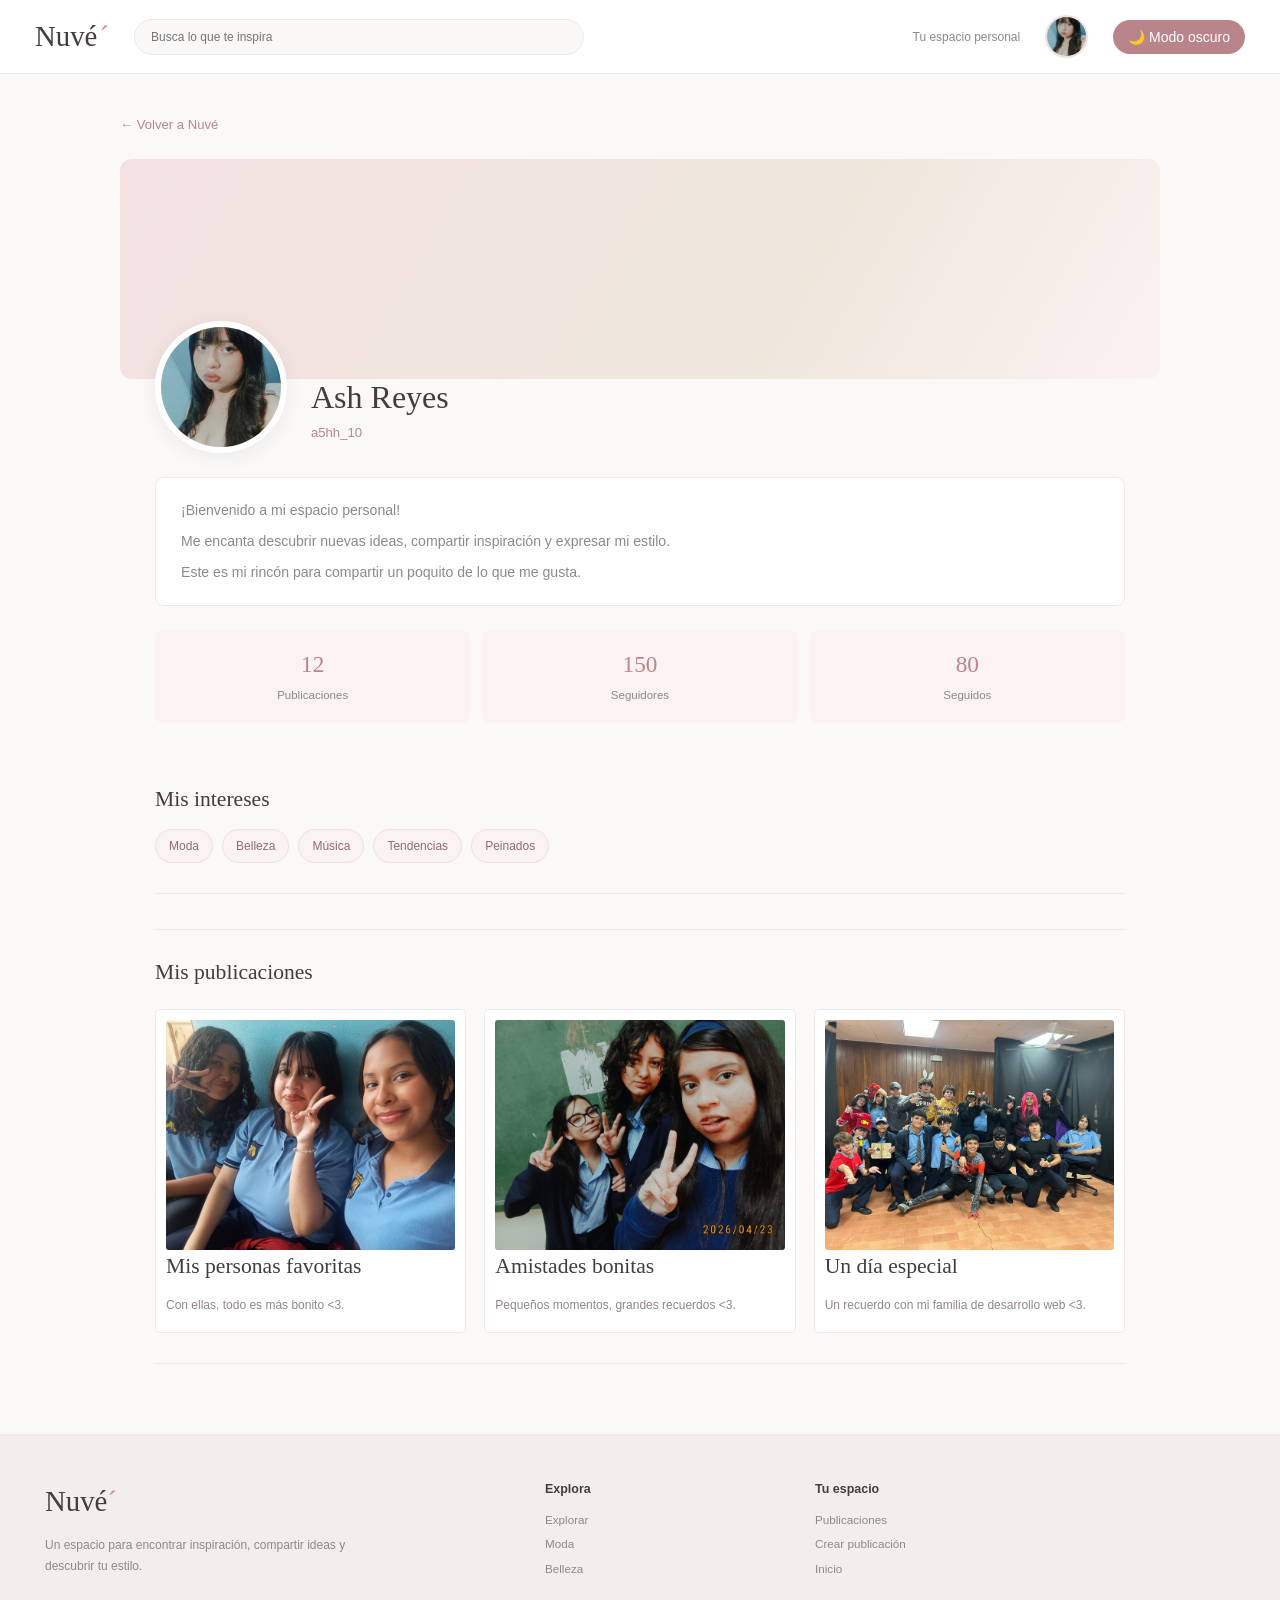
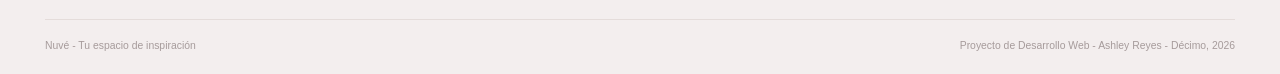
<file: perfil.html>
<!DOCTYPE html>
<html lang="es">
<head>
    <meta charset="UTF-8">
    <meta name="description" content="Perfil personal en Nuvé">
    <meta name="viewport" content="width=device-width, initial-scale=1.0">
    <link rel="stylesheet" href="css/style.css">
    <title>Mi perfil | Nuvé</title>
    <script src="js/tema.js" defer></script>
</head>
<body class="pagina-perfil">
    <header>
        <h1>Nuvé</h1>
        <div class="busqueda">
            <input type="search" placeholder="Busca lo que te inspira" aria-label="Buscar">
        </div>
        <p>Tu espacio personal</p>
        <a href="index.html" class="perfil-enlace" aria-label="Volver al inicio de Nuvé">
            <img src="img/foto perfil.jpeg" alt="Mi perfil">
        </a>
    </header>

    <main>
        <a href="index.html" class="perfil-volver">← Volver a Nuvé</a>
        <div class="perfil-portada">
    <video autoplay muted loop playsinline>
        <source src="multimedia/banner perfil.mp4" type="video/mp4">
    </video>
</div>
        <div class="perfil-cabecera">
            <img class="perfil-foto-grande" src="img/foto perfil.jpeg" alt="Foto de perfil">
            <div class="perfil-identidad">
                <h2>Ash Reyes</h2>
                <p class="usuario">a5hh_10</p>
            </div>
        </div>

        <section class="perfil-bio">
            <p>¡Bienvenido a mi espacio personal!</p>
            <p>Me encanta descubrir nuevas ideas, compartir inspiración y expresar mi estilo.</p>
            <p>Este es mi rincón para compartir un poquito de lo que me gusta.</p>
        </section>

        <div class="perfil-datos">
            <div class="perfil-dato"><strong>12</strong><span>Publicaciones</span></div>
            <div class="perfil-dato"><strong>150</strong><span>Seguidores</span></div>
            <div class="perfil-dato"><strong>80</strong><span>Seguidos</span></div>
        </div>

        <section class="perfil-intereses">
            <h3>Mis intereses</h3>
            <div class="intereses-etiquetas">
                <span>Moda</span><span>Belleza</span><span>Música</span>
                <span>Tendencias</span><span>Peinados</span>
            </div>
        </section>

        <section class="perfil-publicaciones">
            <h3>Mis publicaciones</h3>
            <div class="galeria">
                <article class="tarjeta">
                    <img src="img/publicación perfil 1.jpg" alt="Inspiración de outfits">
                    <h3>Mis personas favoritas </h3>
                    <p>Con ellas, todo es más bonito <3.</p>
                </article>
                <article class="tarjeta">
                    <img src="img/publicación perfil 2.jpg" alt="Inspiración de peinados">
                    <h3>Amistades bonitas </h3>
                    <p>Pequeños momentos, grandes recuerdos <3.</p>
                </article>
                <article class="tarjeta">
                    <img src="img/publicación perfil 3.jpg" alt="Inspiración musical">
                    <h3>Un día especial </h3>
                    <p>Un recuerdo con mi familia de desarrollo web <3.</p>
                </article>
            </div>
        </section>
    </main>

    <footer>
        <div class="footer-contenido">
            <div class="footer-nuve">
                <h2>Nuvé</h2>
                <p>Un espacio para encontrar inspiración, compartir ideas y descubrir tu estilo.</p>
            </div>
            <div class="footer-enlaces">
                <h3>Explora</h3>
                <a href="index.html#Explorar">Explorar</a>
                <a href="index.html#Moda">Moda</a>
                <a href="index.html#Belleza">Belleza</a>
            </div>
            <div class="footer-enlaces">
                <h3>Tu espacio</h3>
                <a href="index.html#Publicaciones">Publicaciones</a>
                <a href="index.html#Crear">Crear publicación</a>
                <a href="index.html">Inicio</a>
            </div>
        </div>
        <div class="footer-final">
            <p>Nuvé - Tu espacio de inspiración</p>
            <p>Proyecto de Desarrollo Web - Ashley Reyes - Décimo, 2026</p>
        </div>
    </footer>
</body>
</html>
</file>
<file: css/style.css>
/* COLORES PRINCIPALES */

:root {
    --fondo: #faf9f8;
    --blanco: #ffffff;
    --rosa: #f3e1e2;
    --rosa-claro: #fbf2f2;
    --beige: #eee7dc;
    --beige-claro: #f7f3ed;
    --texto: #453c3c;
    --texto-secundario: #918787;
    --rosa-texto: #b9858b;
    --borde: #eee9e7;
}


/* CONFIGURACIÓN GENERAL */

* {
    box-sizing: border-box;
}

html {
    scroll-behavior: smooth;
    scroll-padding-top: 90px;
}

body {
    margin: 0;
    font-family: Arial, Helvetica, sans-serif;
    background-color: var(--fondo);
    color: var(--texto);
    line-height: 1.5;
}

img {
    max-width: 100%;
    height: auto;
    display: block;
}

audio,
video {
    max-width: 100%;
}


/* ENCABEZADO PRINCIPAL */

header {
    position: sticky;
    top: 0;
    z-index: 100;
    height: 74px;
    padding: 0 35px;
    display: flex;
    align-items: center;
    gap: 25px;
    background-color: var(--blanco);
    border-bottom: 1px solid var(--borde);
}

header h1 {
    margin: 0;
    font-family: Georgia, serif;
    font-size: 1.8rem;
    font-weight: normal;
    color: var(--texto);
}

header h1::after {
    content: "´";
    color: #d28e9b;
    margin-left: 2px;
}

header > p {
    margin: 0;
    margin-left: auto;
    color: var(--texto-secundario);
    font-size: 0.75rem;
}


/* BARRA DE BÚSQUEDA */

.busqueda {
    flex: 1;
    max-width: 450px;
}

.busqueda input {
    width: 100%;
    padding: 10px 16px;
    color: var(--texto);
    background-color: #faf8f7;
    border: 1px solid var(--borde);
    border-radius: 20px;
    outline: none;
    font-family: inherit;
    font-size: 0.75rem;
}

.busqueda input:focus {
    border-color: #d7a4ad;
    background-color: var(--blanco);
}


/* BARRA DE NAVEGACIÓN */

nav {
    position: fixed;
    top: 74px;
    left: 0;
    z-index: 90;
    width: 190px;
    height: calc(100vh - 74px);
    padding: 24px 14px;
    overflow-y: auto;
    background-color: var(--blanco);
    border-right: 1px solid var(--borde);
}

.nav-titulo {
    margin: 20px 10px 8px;
    color: #b4abab;
    font-size: 0.58rem;
    font-weight: 600;
    letter-spacing: 0.8px;
}

.nav-titulo:first-child {
    margin-top: 0;
}

nav a {
    display: block;
    padding: 8px 12px;
    margin-bottom: 2px;
    color: #706767;
    border-radius: 5px;
    text-decoration: none;
    font-size: 0.78rem;
    transition: background-color 0.2s, color 0.2s;
}

nav a:hover {
    color: #8d5b63;
    background-color: var(--rosa);
}


/* CONTENIDO PRINCIPAL */

main {
    width: calc(100% - 190px);
    max-width: 1450px;
    margin-left: 190px;
    padding: 30px 45px 60px;
}


/* SECCIONES GENERALES */

section {
    margin-bottom: 45px;
    padding: 30px 0;
    border-bottom: 1px solid var(--borde);
    scroll-margin-top: 90px;
}

section h2 {
    margin: 0 0 8px;
    font-family: Georgia, serif;
    font-size: 2rem;
    font-weight: normal;
    color: var(--texto);
}

section p {
    color: var(--texto-secundario);
}


/* TÍTULOS DE LAS SECCIONES */

.encabezado-seccion > p {
    margin: 0 0 5px;
    color: var(--rosa-texto);
    font-size: 0.6rem;
    font-weight: 600;
    letter-spacing: 1px;
}


/* SECCIÓN DE INICIO Y BANNER */

#Inicio {
    display: grid;
    grid-template-columns: 38% 62%;
    min-height: 330px;
    margin-top: 0;
    padding: 0;
    overflow: hidden;
    border: none;
    border-radius: 5px;
    background-color: var(--rosa);
}

.inicio-texto {
    display: flex;
    flex-direction: column;
    justify-content: center;
    padding: 45px;
}

.etiqueta-inicio {
    margin-bottom: 10px;
    color: var(--rosa-texto);
    font-size: 0.6rem;
    font-weight: 600;
    letter-spacing: 1px;
}

#Inicio h2 {
    margin-bottom: 6px;
    font-family: Georgia, serif;
    font-size: clamp(2.5rem, 5vw, 4.2rem);
    line-height: 1;
    color: #4c3b3e;
}

#Inicio h2::after {
    content: "´";
    color: #d08b9a;
}

#Inicio p {
    margin: 5px 0;
    color: #66585a;
}

.frase-inicio {
    font-size: 1rem;
}

.descripcion-inicio {
    max-width: 310px;
    margin-top: 15px !important;
    font-size: 0.8rem;
}

.boton-inicio {
    width: fit-content;
    margin-top: 22px;
    padding: 10px 18px;
    color: var(--blanco);
    background-color: #4b3b3e;
    border-radius: 20px;
    text-decoration: none;
    font-size: 0.72rem;
    transition: background-color 0.2s;
}

.boton-inicio:hover {
    background-color: #71565b;
}

.inicio-banner {
    width: 100%;
    height: 340px;
    overflow: hidden;
}

.inicio-banner img {
    width: 100%;
    height: 100%;
    object-fit: cover;
    object-position: center 43%;
}



/* GALERÍAS */

.galeria {
    display: grid;
    grid-template-columns: repeat(3, 1fr);
    gap: 18px;
    margin-top: 20px;
}

.tarjeta {
    padding: 10px;
    background-color: var(--blanco);
    border: 1px solid var(--borde);
    border-radius: 5px;
    transition: transform 0.2s, box-shadow 0.2s;
}

.tarjeta:hover {
    transform: translateY(-3px);
    box-shadow: 0 8px 20px rgba(80, 60, 60, 0.08);
}

.tarjeta img {
    width: 100%;
    height: 220px;
    object-fit: cover;
    border-radius: 3px;
}

.tarjeta h3 {
    margin: 10px 0 5px;
    font-size: 0.85rem;
    color: var(--texto);
}

.tarjeta p {
    margin: 0 0 8px;
    font-size: 0.75rem;
}

.sin-imagen {
    min-height: 150px;
    padding: 25px;
}


/* PUBLICACIONES */

.publicaciones-contenedor {
    display: grid;
    grid-template-columns: repeat(3, 1fr);
    gap: 18px;
    margin-top: 20px;
}

.publicacion {
    padding: 12px;
    background-color: var(--blanco);
    border: 1px solid var(--borde);
    border-radius: 5px;
    transition: transform 0.2s, box-shadow 0.2s;
}

.publicacion:hover {
    transform: translateY(-3px);
    box-shadow: 0 8px 20px rgba(80, 60, 60, 0.08);
}

.publicacion h3 {
    margin: 5px 0 10px;
    font-size: 0.8rem;
    color: var(--texto);
}

.publicacion p {
    margin: 7px 0;
    font-size: 0.72rem;
}

.publicacion .categoria {
    color: var(--rosa-texto);
}

.publicacion img {
    width: 100%;
    height: 210px;
    margin: 10px 0;
    border-radius: 3px;
    object-fit: cover;
}


/* BOTONES DE ME GUSTA */

.acciones-publicacion {
    display: flex;
    align-items: center;
    gap: 10px;
    margin-top: 12px;
}

.boton-like {
    padding: 7px 12px;
    color: #9a6670;
    background-color: #fff7f8;
    border: 1px solid #ecdde0;
    border-radius: 20px;
    font-family: inherit;
    font-size: 0.72rem;
    cursor: pointer;
    transition: background-color 0.2s, color 0.2s;
}

.boton-like:hover {
    color: var(--blanco);
    background-color: #b77b87;
}

.acciones-publicacion span {
    color: var(--texto-secundario);
    font-size: 0.7rem;
}


/* FORMULARIO PARA CREAR PUBLICACIONES */

#Crear {
    padding: 30px;
    background-color: var(--rosa-claro);
    border-radius: 5px;
}

form {
    max-width: 700px;
    margin-top: 22px;
}

label {
    display: block;
    margin-top: 15px;
    margin-bottom: 6px;
    color: var(--texto);
    font-size: 0.78rem;
}

input,
textarea,
select {
    width: 100%;
    padding: 11px 12px;
    font-family: inherit;
    font-size: 0.82rem;
    color: var(--texto);
    background-color: var(--blanco);
    border: 1px solid #e8dfdd;
    border-radius: 4px;
    outline: none;
}

textarea {
    min-height: 110px;
    resize: vertical;
}

input:focus,
textarea:focus,
select:focus {
    border-color: #d8a4ac;
}

form button {
    margin-top: 20px;
}


/* BOTONES GENERALES */

button {
    padding: 10px 20px;
    color: var(--blanco);
    background-color: #4b3b3e;
    border: none;
    border-radius: 20px;
    font-family: inherit;
    font-size: 0.75rem;
    cursor: pointer;
    transition: background-color 0.2s;
}

button:hover {
    background-color: #71565b;
}


/* SECCIÓN DE VIDEOS */

.videos-contenedor {
    display: grid;
    grid-template-columns: repeat(3, 1fr);
    gap: 18px;
    margin-top: 20px;
}

.tarjeta-video {
    padding: 12px;
    background-color: var(--blanco);
    border: 1px solid var(--borde);
    border-radius: 5px;
    transition: transform 0.2s, box-shadow 0.2s;
}

.tarjeta-video:hover {
    transform: translateY(-3px);
    box-shadow: 0 8px 20px rgba(80, 60, 60, 0.08);
}

.tarjeta-video video {
    width: 100%;
    aspect-ratio: 9 / 16;
    object-fit: cover;
    background-color: #eee8e6;
    border-radius: 3px;
}

.tarjeta-video h3 {
    margin: 12px 0 5px;
    font-size: 0.85rem;
    color: var(--texto);
}

.tarjeta-video p {
    margin: 0;
    font-size: 0.75rem;
}


/* SECCIÓN DE MÚSICA */

#Musica {
    padding: 30px;
    background-color: var(--rosa-claro);
    border-radius: 5px;
}

.musica-contenedor {
    margin-top: 22px;
}

.cancion {
    display: grid;
    grid-template-columns: 45px 1fr minmax(180px, 320px);
    align-items: center;
    gap: 15px;
    padding: 15px 0;
    border-bottom: 1px solid var(--borde);
}

.numero-cancion {
    color: var(--rosa-texto);
    font-family: Georgia, serif;
    font-size: 1.1rem;
}

.informacion-cancion h3 {
    margin: 0 0 3px;
    font-size: 0.85rem;
    color: var(--texto);
}

.informacion-cancion p {
    margin: 0;
    font-size: 0.72rem;
}

.cancion audio {
    width: 100%;
}


/* SECCIÓN DE PERFIL */

#Perfil {
    padding: 30px;
    background-color: var(--beige-claro);
    border-radius: 5px;
}

.perfil-contenedor {
    display: flex;
    align-items: center;
    gap: 25px;
    margin-top: 20px;
}

.perfil-imagen {
    width: 85px;
    height: 85px;
    display: grid;
    place-items: center;
    flex-shrink: 0;
    color: #6a5454;
    background-color: var(--rosa);
    border-radius: 50%;
    font-family: Georgia, serif;
    font-size: 2rem;
}

.perfil-contenedor h3 {
    margin: 0 0 8px;
}


/* ACERCA DE */

#Acerca {
    padding: 30px;
    background-color: var(--rosa-claro);
    border-radius: 5px;
}


/* PIE DE PÁGINA */

footer {
    margin-left: 190px;
    padding: 45px 45px 20px;
    background-color: #f3eeee;
    border-top: 1px solid var(--borde);
}

.footer-contenido {
    display: grid;
    grid-template-columns: 2fr 1fr 1fr;
    gap: 40px;
    max-width: 1000px;
}

.footer-nuve h2 {
    margin: 0 0 12px;
    color: var(--texto);
    font-family: Georgia, serif;
    font-size: 1.8rem;
    font-weight: normal;
}

.footer-nuve h2::after {
    content: "´";
    color: #d28e9b;
}

.footer-nuve p {
    max-width: 350px;
    margin: 0;
    color: var(--texto-secundario);
    font-size: 0.75rem;
    line-height: 1.7;
}

.footer-enlaces h3 {
    margin: 0 0 12px;
    color: var(--texto);
    font-size: 0.78rem;
    font-weight: 600;
}

.footer-enlaces a {
    display: block;
    width: fit-content;
    margin-bottom: 7px;
    color: var(--texto-secundario);
    text-decoration: none;
    font-size: 0.73rem;
}

.footer-enlaces a:hover {
    color: var(--rosa-texto);
}

.footer-final {
    display: flex;
    justify-content: space-between;
    gap: 20px;
    margin-top: 35px;
    padding-top: 18px;
    border-top: 1px solid #e4dcda;
}

.footer-final p {
    margin: 0;
    color: #a69b9b;
    font-size: 0.65rem;
}


/* ADAPTACIÓN PARA TABLETS */

@media (max-width: 900px) {

    nav {
        width: 160px;
    }

    main {
        width: calc(100% - 160px);
        margin-left: 160px;
        padding: 25px;
    }

    footer {
        margin-left: 160px;
    }

    #Inicio {
        grid-template-columns: 1fr;
    }

    .inicio-banner {
        min-height: 280px;
    }

    .galeria,
    .publicaciones-contenedor {
        grid-template-columns: repeat(2, 1fr);
    }

    .videos-contenedor {
        grid-template-columns: repeat(2, 1fr);
    }

    .footer-contenido {
        grid-template-columns: 1fr 1fr;
    }

    header > p {
        display: none;
    }
}


/* ADAPTACIÓN PARA CELULARES */

@media (max-width: 650px) {

    header {
        height: auto;
        padding: 18px;
        flex-wrap: wrap;
    }

    header h1 {
        font-size: 1.5rem;
    }

    .busqueda {
        order: 3;
        flex-basis: 100%;
        max-width: 100%;
    }

    nav {
        position: static;
        width: 100%;
        height: auto;
        display: flex;
        flex-wrap: wrap;
        padding: 10px;
        border-right: none;
        border-bottom: 1px solid var(--borde);
    }

    .nav-titulo {
        width: 100%;
        margin: 12px 5px 5px;
    }

    nav a {
        padding: 7px 9px;
    }

    main {
        width: 100%;
        margin-left: 0;
        padding: 20px 15px;
    }

    footer {
        margin-left: 0;
        padding: 35px 20px 20px;
    }

    .footer-contenido {
        grid-template-columns: 1fr;
        gap: 25px;
    }

    .footer-final {
        flex-direction: column;
        gap: 5px;
    }

    #Inicio {
        min-height: auto;
    }

    .inicio-texto {
        padding: 35px 25px;
    }

    .inicio-banner {
        min-height: 240px;
    }

    .galeria,
    .publicaciones-contenedor,
    .videos-contenedor {
        grid-template-columns: 1fr;
    }

    .cancion {
        grid-template-columns: 35px 1fr;
    }

    .cancion audio {
        grid-column: 1 / -1;
    }

    .perfil-contenedor {
        align-items: flex-start;
        flex-direction: column;
    }

    section h2 {
        font-size: 1.7rem;
    }
}



/* COMENTARIOS DE LAS PUBLICACIONES */

.comentarios-publicacion {
    margin-top: 14px;
    padding-top: 12px;
    border-top: 1px solid var(--borde);
}

.comentarios-publicacion h4 {
    margin: 0 0 10px;
    color: var(--rosa-texto);
    font-size: 0.76rem;
    font-weight: 600;
}

.comentario {
    margin-bottom: 8px;
    padding: 9px 10px;
    background-color: var(--rosa-claro);
    border-radius: 5px;
}

.comentario strong {
    color: #9a6670;
    font-size: 0.7rem;
}

.comentarios-publicacion .comentario p {
    margin: 3px 0 0;
    color: var(--texto-secundario);
    font-size: 0.7rem;
}

.escribir-comentario {
    display: flex;
    align-items: center;
    gap: 7px;
    margin-top: 10px;
}

.escribir-comentario input {
    min-width: 0;
    flex: 1;
    padding: 8px 10px;
    border: 1px solid #e8dfdd;
    border-radius: 18px;
    font-size: 0.68rem;
}

.escribir-comentario button {
    flex-shrink: 0;
    padding: 8px 12px;
    color: var(--blanco);
    background-color: #b9858b;
    border-radius: 18px;
    font-size: 0.68rem;
}

.escribir-comentario button:hover {
    background-color: #9f6e77;
}


/* COMUNIDAD */

#Comunidad {
    padding: 30px;
    background-color: var(--beige-claro);
    border-radius: 5px;
}

.comunidad-introduccion {
    max-width: 720px;
}

.comunidad-contenedor {
    display: grid;
    grid-template-columns: repeat(3, 1fr);
    gap: 18px;
    margin-top: 22px;
}

.comunidad-tarjeta {
    min-height: 175px;
    padding: 22px;
    background-color: var(--blanco);
    border: 1px solid var(--borde);
    border-radius: 6px;
    transition: transform 0.2s, box-shadow 0.2s;
}

.comunidad-tarjeta:hover {
    transform: translateY(-3px);
    box-shadow: 0 8px 20px rgba(80, 60, 60, 0.08);
}

.comunidad-numero {
    color: var(--rosa-texto);
    font-family: Georgia, serif;
    font-size: 1.35rem;
}

.comunidad-tarjeta h3 {
    margin: 12px 0 6px;
    color: var(--texto);
    font-size: 0.88rem;
}

.comunidad-tarjeta p {
    margin: 0;
    font-size: 0.75rem;
}


/* ACERCA DE NUVÉ */

#Acerca {
    padding: 32px;
    background-color: var(--rosa-claro);
    border-radius: 6px;
}

.acerca-contenido {
    width: 100%;
    max-width: none;
    margin-top: 18px;
    box-sizing: border-box;
}

.acerca-presentacion {
    padding: 24px;
    background-color: var(--blanco);
    border: 1px solid var(--borde);
    border-radius: 6px;
}

.acerca-presentacion h3 {
    max-width: 620px;
    margin: 0 0 12px;
    color: var(--texto);
    font-family: Georgia, serif;
    font-size: 1.45rem;
    font-weight: normal;
    line-height: 1.3;
}

.acerca-presentacion p {
    margin: 8px 0 0;
    font-size: 0.8rem;
}

.acerca-detalles {
    display: grid;
    grid-template-columns: 1fr 1fr;
    gap: 18px;
    margin-top: 18px;
}

.acerca-bloque {
    padding: 20px;
    background-color: rgba(255, 255, 255, 0.72);
    border: 1px solid var(--borde);
    border-radius: 6px;
}

.acerca-bloque h3 {
    margin: 0 0 9px;
    color: var(--texto);
    font-size: 0.88rem;
}

.acerca-bloque p,
.acerca-bloque li {
    color: var(--texto-secundario);
    font-size: 0.76rem;
}

.acerca-bloque p {
    margin: 0;
}

.acerca-bloque ul {
    margin: 0;
    padding-left: 18px;
}

.acerca-bloque li {
    margin-bottom: 6px;
}

.acerca-frase {
    margin: 20px 0 0;
    color: var(--rosa-texto) !important;
    font-family: Georgia, serif;
    font-size: 1rem !important;
    font-style: italic;
    text-align: right;
}

@media (max-width: 900px) {
    .comunidad-contenedor {
        grid-template-columns: repeat(2, 1fr);
    }
}

@media (max-width: 650px) {
    .comunidad-contenedor,
    .acerca-detalles {
        grid-template-columns: 1fr;
    }

    #Comunidad,
    #Acerca {
        padding: 22px;
    }

    .acerca-presentacion {
        padding: 18px;
    }

    .acerca-presentacion h3 {
        font-size: 1.2rem;
    }

    .acerca-frase {
        text-align: left;
    }
}

/* ACCESO AL PERFIL DESDE EL ENCABEZADO */
.perfil-enlace {
    display: block;
    flex-shrink: 0;
    width: 43px;
    height: 43px;
    overflow: hidden;
    border: 2px solid var(--rosa);
    border-radius: 50%;
    transition: transform 0.2s, box-shadow 0.2s;
}
.perfil-enlace:hover {
    transform: scale(1.06);
    box-shadow: 0 3px 12px rgba(80, 60, 60, 0.14);
}
.perfil-enlace img {
    width: 100%;
    height: 100%;
    object-fit: cover;
}

/* PÁGINA COMPLETA DE PERFIL */
.pagina-perfil main {
    width: 100%;
    max-width: 1100px;
    margin: 0 auto;
    padding: 38px 30px 70px;
}
.perfil-volver {
    display: inline-block;
    margin-bottom: 24px;
    color: var(--rosa-texto);
    text-decoration: none;
    font-size: 0.82rem;
}
.perfil-volver:hover { color: var(--texto); }
.perfil-portada {
    min-height: 175px;
    border-radius: 12px;
    background: linear-gradient(120deg, #f3e1e2, #eee7dc 65%, #fbf2f2);
}
.perfil-cabecera {
    display: flex;
    align-items: flex-end;
    gap: 24px;
    margin: -58px 35px 0;
    position: relative;
}
.perfil-foto-grande {
    width: 132px;
    height: 132px;
    flex: 0 0 132px;
    object-fit: cover;
    border: 6px solid var(--blanco);
    border-radius: 50%;
    background: var(--rosa);
    box-shadow: 0 4px 18px rgba(80, 60, 60, 0.08);
}
.perfil-identidad { padding-bottom: 10px; }
.perfil-identidad h2 {
    margin: 0 0 2px;
    font-family: Georgia, serif;
    font-size: 2rem;
    font-weight: normal;
}
.perfil-identidad .usuario {
    margin: 0;
    color: var(--rosa-texto);
    font-size: 0.82rem;
}
.perfil-bio {
    margin: 24px 35px;
    padding: 22px 25px;
    background: var(--blanco);
    border: 1px solid var(--borde);
    border-radius: 9px;
}
.perfil-bio p {
    margin: 0 0 10px;
    font-size: 0.88rem;
}
.perfil-bio p:last-child { margin-bottom: 0; }
.perfil-datos {
    display: flex;
    flex-wrap: wrap;
    gap: 12px;
    margin: 0 35px 30px;
}
.perfil-dato {
    flex: 1;
    min-width: 130px;
    padding: 17px;
    text-align: center;
    background: var(--rosa-claro);
    border-radius: 8px;
}
.perfil-dato strong {
    display: block;
    color: var(--rosa-texto);
    font-family: Georgia, serif;
    font-size: 1.45rem;
    font-weight: normal;
}
.perfil-dato span {
    color: var(--texto-secundario);
    font-size: 0.72rem;
}
.perfil-intereses { margin: 0 35px 35px; }
.perfil-intereses h3,
.perfil-publicaciones h3 {
    margin: 0 0 14px;
    font-family: Georgia, serif;
    font-size: 1.35rem;
    font-weight: normal;
}
.intereses-etiquetas {
    display: flex;
    flex-wrap: wrap;
    gap: 9px;
}
.intereses-etiquetas span {
    padding: 7px 13px;
    color: #936b72;
    background: var(--rosa-claro);
    border: 1px solid #f0e1e2;
    border-radius: 20px;
    font-size: 0.75rem;
}
.perfil-publicaciones {
    margin: 0 35px;
    padding-top: 26px;
    border-top: 1px solid var(--borde);
}
.perfil-publicaciones .galeria { grid-template-columns: repeat(3, 1fr); }
.perfil-publicaciones .tarjeta img { height: 230px; }

@media (max-width: 650px) {
    .pagina-perfil main { padding: 22px 15px 45px; }
    .perfil-portada { min-height: 125px; }
    .perfil-cabecera {
        align-items: center;
        flex-direction: column;
        gap: 8px;
        margin: -58px 12px 0;
        text-align: center;
    }
    .perfil-foto-grande {
        width: 116px;
        height: 116px;
        flex-basis: 116px;
    }
    .perfil-identidad { padding-bottom: 0; }
    .perfil-identidad h2 { font-size: 1.7rem; }
    .perfil-bio, .perfil-datos, .perfil-intereses, .perfil-publicaciones {
        margin-right: 5px;
        margin-left: 5px;
    }
    .perfil-datos { gap: 8px; }
    .perfil-dato { min-width: 95px; padding: 13px 8px; }
    .perfil-publicaciones .galeria { grid-template-columns: 1fr; }
}


/* El perfil ocupa toda la página, sin la barra lateral del inicio */
.pagina-perfil footer {
    margin-left: 0;
}
.perfil-portada {
    position: relative;
    height: 220px;
    overflow: hidden;
    border-radius: 12px;
    background-color: #f3e1e2;
}

.perfil-portada video {
    width: 100%;
    height: 100%;
    object-fit: cover;
}

/* SECCIÓN COLECCIÓN */

#Coleccion {
    padding: 30px;
    background-color: var(--beige-claro);
    border-radius: 6px;
}

.coleccion-introduccion {
    max-width: 650px;
    margin-bottom: 20px;
    font-size: 0.8rem;
}

.coleccion-contenedor {
    display: grid;
    grid-template-columns: repeat(3, 1fr);
    gap: 18px;
    margin-top: 22px;
}

.coleccion-tarjeta {
    overflow: hidden;
    background-color: var(--blanco);
    border: 1px solid var(--borde);
    border-radius: 6px;
    transition: transform 0.2s, box-shadow 0.2s;
}

.coleccion-tarjeta:hover {
    transform: translateY(-3px);
    box-shadow: 0 8px 20px rgba(80, 60, 60, 0.08);
}

.coleccion-tarjeta img {
    width: 100%;
    height: 200px;
    object-fit: cover;
}

.coleccion-info {
    padding: 18px;
}

.coleccion-categoria {
    color: var(--rosa-texto);
    font-size: 0.6rem;
    font-weight: 600;
    letter-spacing: 1px;
}

.coleccion-info h3 {
    margin: 8px 0;
    color: var(--texto);
    font-size: 0.9rem;
}

.coleccion-info p {
    margin: 0 0 14px;
    font-size: 0.75rem;
}

.coleccion-info a {
    color: #9a6670;
    font-size: 0.72rem;
    font-weight: 600;
    text-decoration: none;
}

.coleccion-info a:hover {
    color: #71565b;
    text-decoration: underline;
}


/* ADAPTACIÓN DE COLECCIÓN PARA TABLETS */

@media (max-width: 900px) {
    .coleccion-contenedor {
        grid-template-columns: repeat(2, 1fr);
    }
}


/* ADAPTACIÓN DE COLECCIÓN PARA CELULARES */

@media (max-width: 650px) {
    .coleccion-contenedor {
        grid-template-columns: 1fr;
    }
}
/* BOTÓN DE MODO CLARO Y OSCURO */

.boton-tema {
    padding: 9px 15px;
    color: var(--blanco);
    background-color: var(--rosa-texto);
    border: none;
    border-radius: 20px;
    font-size: 14px;
    cursor: pointer;
    transition: 0.3s;
}

.boton-tema:hover {
    opacity: 0.8;
}


/* MODO OSCURO */

body.modo-oscuro {
    --fondo: #211e22;
    --blanco: #302a30;
    --rosa: #49383f;
    --rosa-claro: #3a3036;
    --beige: #403a35;
    --beige-claro: #35302d;
    --texto: #f4e9ed;
    --texto-secundario: #c2b1b9;
    --rosa-texto: #d6a1aa;
    --borde: #51434b;

    background-color: var(--fondo);
    color: var(--texto);
}


/* ELEMENTOS DEL MODO OSCURO */

body.modo-oscuro header,
body.modo-oscuro nav,
body.modo-oscuro main,
body.modo-oscuro section,
body.modo-oscuro article,
body.modo-oscuro footer,
body.modo-oscuro .publicacion,
body.modo-oscuro .tarjeta,
body.modo-oscuro .perfil-contenido {
    background-color: var(--blanco);
    color: var(--texto);
    border-color: var(--borde);
}


/* TEXTOS DEL MODO OSCURO */

body.modo-oscuro h1,
body.modo-oscuro h2,
body.modo-oscuro h3,
body.modo-oscuro p,
body.modo-oscuro label,
body.modo-oscuro a {
    color: var(--texto);
}


/* FORMULARIOS DEL MODO OSCURO */

body.modo-oscuro input,
body.modo-oscuro textarea,
body.modo-oscuro select {
    color: var(--texto);
    background-color: var(--fondo);
    border-color: var(--borde);
}

body.modo-oscuro input::placeholder,
body.modo-oscuro textarea::placeholder {
    color: var(--texto-secundario);
}


/* BOTONES DEL MODO OSCURO */

body.modo-oscuro button:not(.boton-tema) {
    border-color: var(--borde);
}


/* IMÁGENES DEL MODO OSCURO */

body.modo-oscuro img {
    border-color: var(--borde);
}


/* TRANSICIÓN ENTRE TEMAS */

body,
header,
nav,
main,
section,
article,
footer,
input,
textarea,
select,
button {
    transition: background-color 0.3s, color 0.3s, border-color 0.3s;
}
</file>
